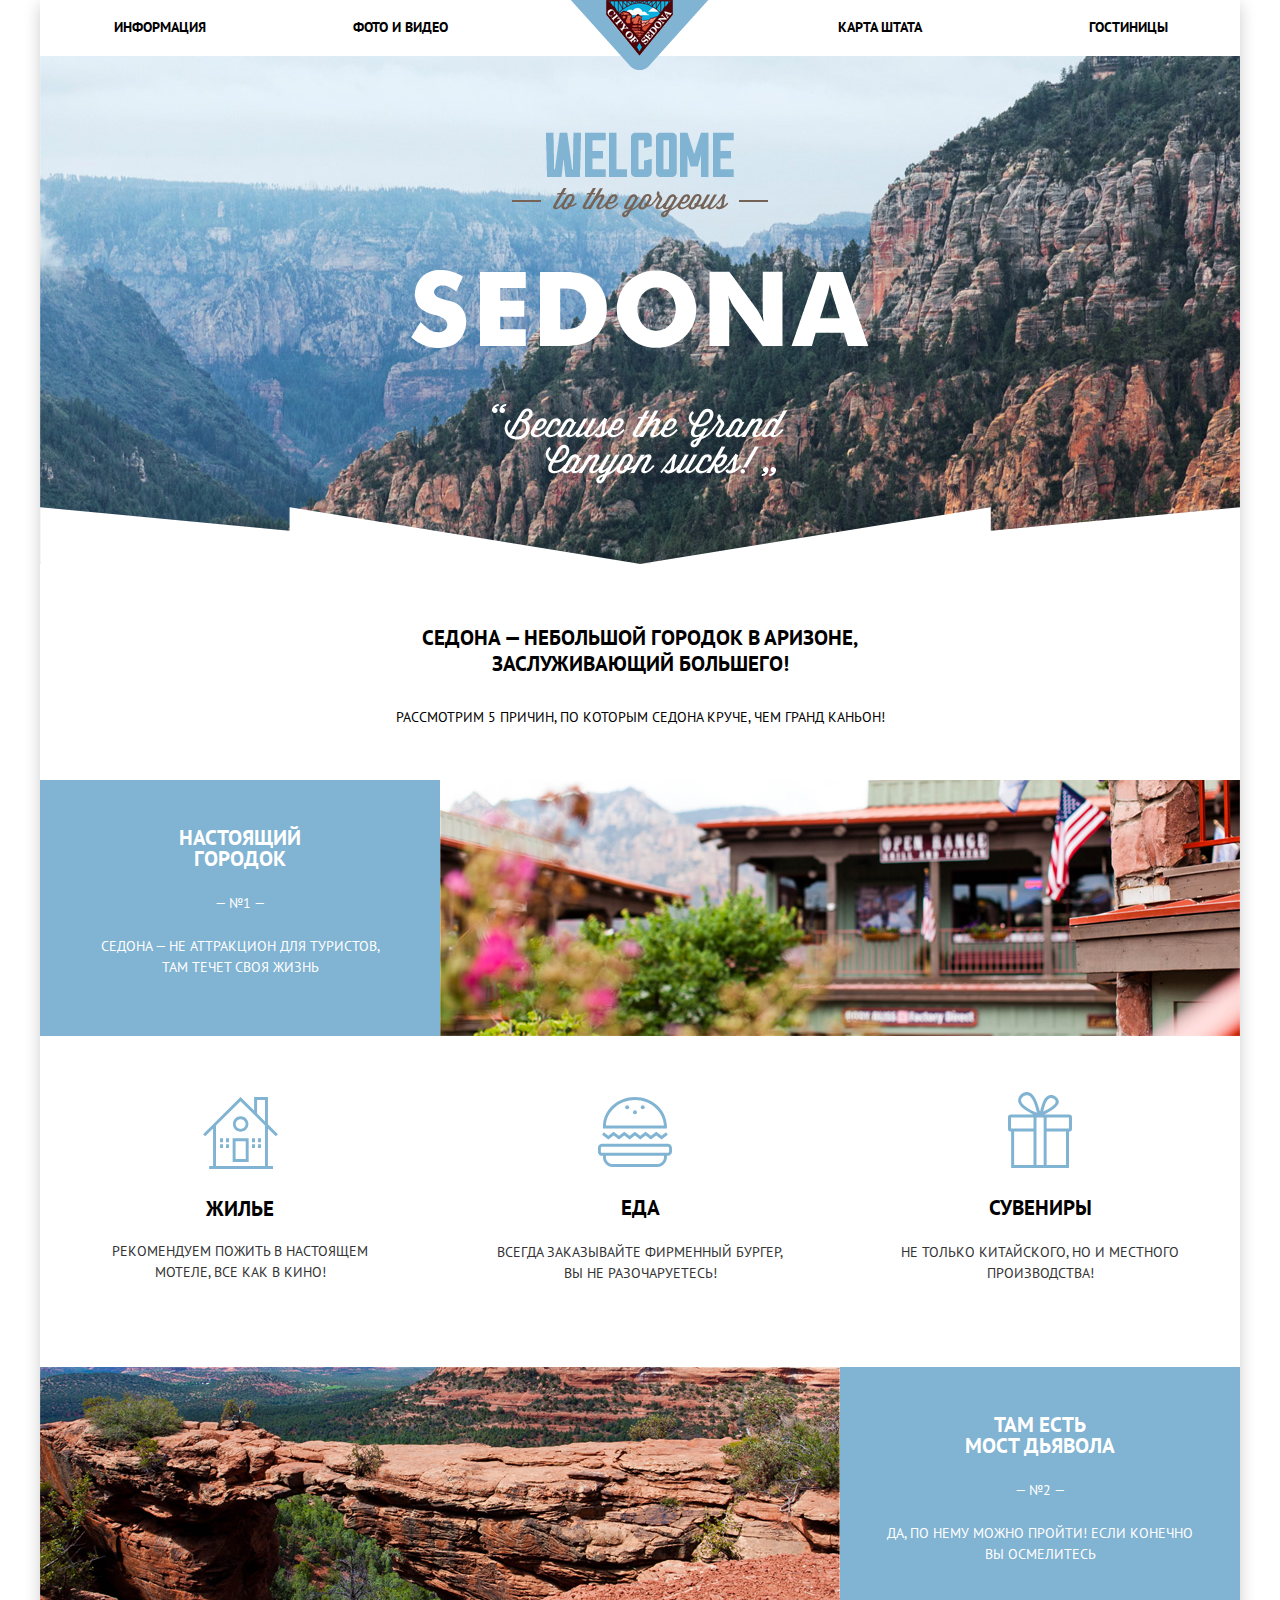
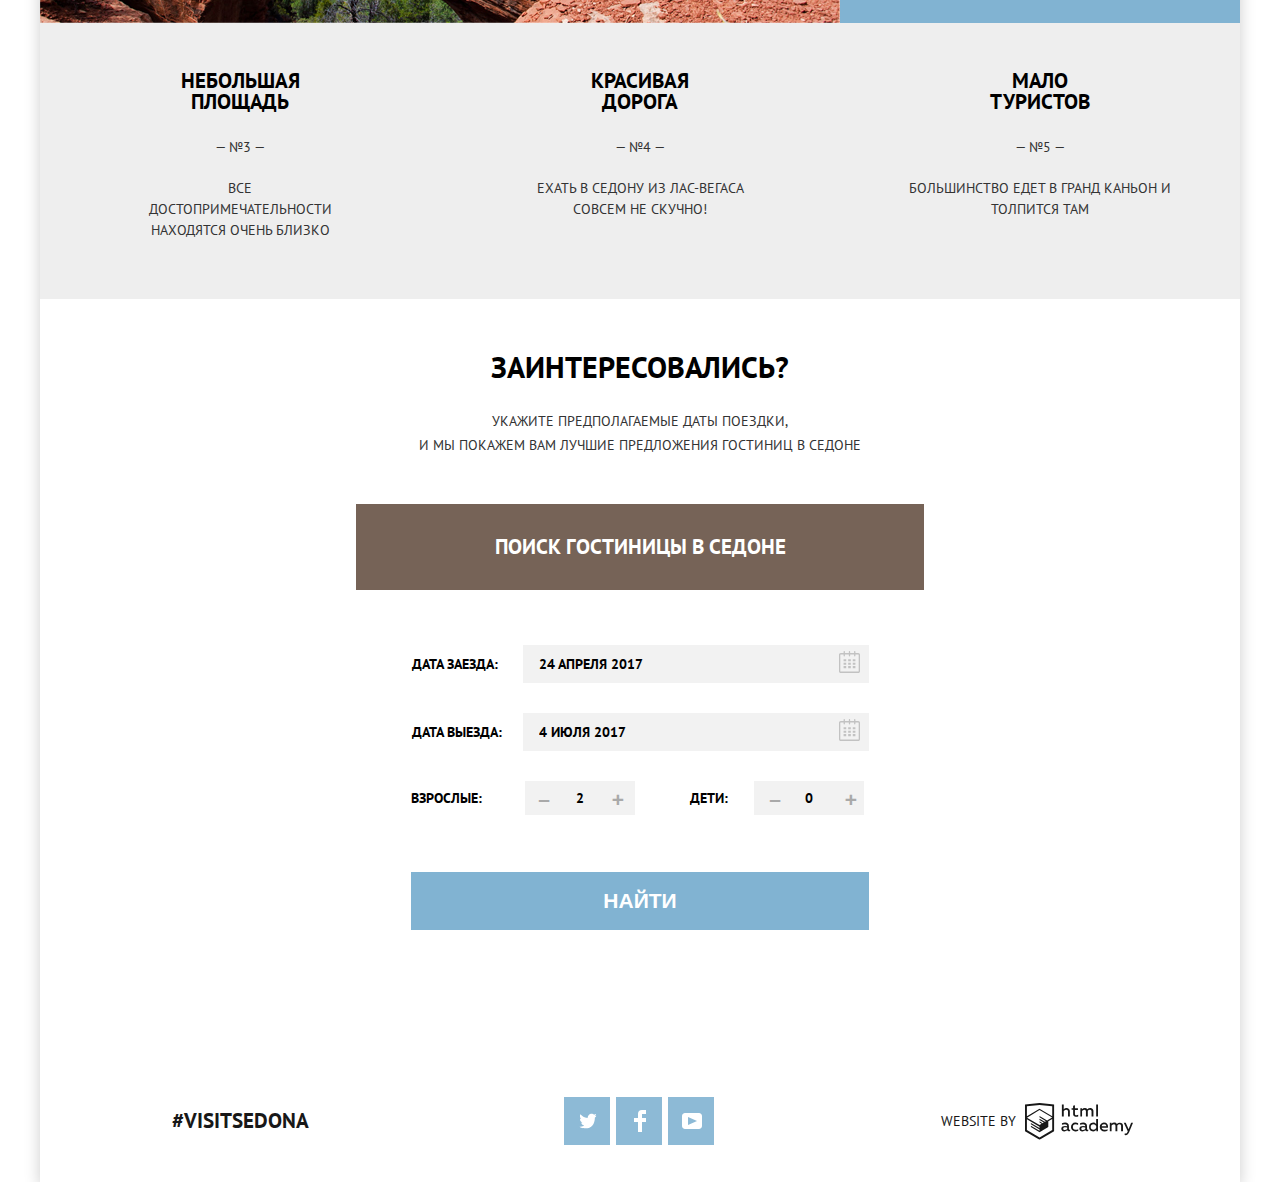
<file: index.html>
<!DOCTYPE html>
<html lang="ru">
<head>
  <meta charset="utf-8">
  <title>HTML Academy: Седона</title>
  <link href="https://fonts.googleapis.com/css?family=PT+Sans:400,700&amp;subset=cyrillic,cyrillic-ext" rel="stylesheet">
  <link href="css/normalize.css" rel="stylesheet">
  <link href="css/style.css" rel="stylesheet">
</head>
<body>
  <header>
    <nav class="main-nav">
      <ul>
        <li><a href="#">информация</a>
        </li>
        <li><a href="#">фото и видео</a>
        </li>
        <li><a href="#">карта штата</a>
        </li>
        <li><a href="hotels.html">гостиницы</a>
        </li>
      </ul>
    </nav>
    <div class="site-logo">
      <a>
        <img src="img/site-logo.png" alt="site-logo" width="138" height="70">
      </a>
    </div>
  </header>
  <main>
    <section class="welcome-block-image">
      <h1><img src="img/title-img.png" alt="title-logo" width="458" height="352"></h1>
      <img src="img/mask-img.png" alt="mask-title" width="1200" height="57">
    </section>
    <section class="welcome-block-info">
      <h2>седона — небольшой городок в аризоне, заслуживающий большего!</h2>
      <p>рассмотрим 5 причин, по которым седона круче, чем гранд каньон!</p>
    </section>
    <section class="promo-info promo-info-1">
      <div class="text-block blue-block">
        <h3>настоящий городок</h3>
        <span>&#8212; №1 &#8212;</span>
        <p>седона — не аттракцион для туристов, там течет своя жизнь</p>
      </div>
      <div class="promo-img promo-img-1">
      </div>
    </section>
    <section class="features-block-ico">
      <div class="feature-item housing">
        <svg class="icon-svg-1" width="75" height="72"><use xlink:href="#icon-1" /></svg>
        <h3>жилье</h3>
        <p>рекомендуем пожить в настоящем мотеле, все как в кино!</p>
      </div>
      <div class="feature-item food">
        <svg class="icon-svg-2" width="74" height="70"><use xlink:href="#icon-3" /></svg>
        <h3>еда</h3>
        <p>всегда заказывайте фирменный бургер, вы не разочаруетесь!</p>
      </div>
      <div class="feature-item souvenir">
        <svg class="icon-svg-3" width="64" height="76"><use xlink:href="#icon-2" /></svg>
        <h3>сувениры</h3>
        <p>не только китайского, но и местного производства!</p>
      </div>
    </section>
    <section class="promo-info promo-info-2">
      <div class="promo-img promo-img-2">
      </div>
      <div class="text-block blue-block">
        <h3>там есть<br> мост дьявола</h3>
        <span>&#8212; №2 &#8212;</span>
        <p>да, по нему можно пройти! если конечно вы осмелитесь</p>
      </div>
    </section>
    <section class="features-block-info">
      <div class="text-block gray-block">
        <h3>небольшая площадь</h3>
        <span>&#8212; №3 &#8212;</span>
        <p>все достопримечательности находятся очень близко</p>
      </div>
      <div class="text-block gray-block">
        <h3>красивая дорога</h3>
        <span>&#8212; №4 &#8212;</span>
        <p>ехать в седону из лас-вегаса совсем не скучно!</p>
      </div>
      <div class="text-block gray-block">
        <h3>мало туристов</h3>
        <span>&#8212; №5 &#8212;</span>
        <p>большинство едет в гранд каньон и толпится там</p>
      </div>
    </section>
    <section class="search-block">
      <h2>заинтересовались?</h2>
      <p>укажите предполагаемые даты поездки,<br> и мы покажем вам лучшие предложения гостиниц в седоне</p>
      <a class="search-btn" href="#">поиск гостиницы в седоне</a>
    </section>
    <!-- Форма поиска -->
    <section class="search-form">
      <form action="https://echo.htmlacademy.ru" method="post">
        <div class="row-input date-in">
          <label for="date-in">дата заезда:</label>
          <input type="text" name="date-in" id="date-in" value="24 апреля 2017">
          <a class="calendar-link" href="#"><svg class="calendar-svg" width="21" height="22"><use xlink:href="#calendar" /></svg></a>
        </div>
        <div class="row-input date-out">
          <label for="date-out">дата выезда:</label>
          <input type="text" name="date-out" id="date-out" value="4 июля 2017">
          <a class="calendar-link" href="#"><svg class="calendar-svg" width="21" height="22"><use xlink:href="#calendar" /></svg></a>
        </div>
        <div class="row-input adult">
          <label for="adult-count">взрослые:</label>
          <button class="btn-minus" type="button"><span>–</span></button>
          <input type="text" name="adult-count" id="adult-count" value="2">
          <button class="btn-plus" type="button"><span>&#43;</span></button>
        </div>
        <div class="row-input child">
          <label for="children-count">дети:</label>
          <button class="btn-minus" type="button"><span>–</span></button>
          <input type="text" name="children-count" id="children-count" value="0">
          <button class="btn-plus" type="button"><span>&#43;</span></button>
        </div>
        <input class="btn-search" type="submit" name="hotel-search" value="найти">
      </form>
    </section>    
    <section class="map">
      <iframe src="https://www.google.com/maps/embed?pb=!1m18!1m12!1m3!1d52385.135625918505!2d-111.83015790055562!3d34.85444386526261!2m3!1f0!2f0!3f0!3m2!1i1024!2i768!4f13.1!3m3!1m2!1s0x872da132f942b00d%3A0x5548c523fa6c8efd!2z0KHQtdC00L7QvdCwLCDQkNGA0LjQt9C-0L3QsCA4NjMzNiwg0KHQqNCQ!5e0!3m2!1sru!2sru!4v1472101340588" width="1200" height="586" style="border:0" allowfullscreen></iframe>
    </section>
  </main>
  <footer class="footer-for-index">
    <section class="visitsedona"><a href="#">#visitsedona</a>
    </section>
    <section class="social-menu">
      <ul>
        <li><a href="#"><svg class="svg-ico-social" width="17" height="15"><use xlink:href="#twitter" /></svg></a>
        </li>
        <li><a href="#"><svg class="svg-ico-social" width="12" height="22"><use xlink:href="#fb-icon" /></svg></a>
        </li>
        <li><a href="#"><svg class="svg-ico-social" width="20" height="16"><use xlink:href="#youtube" /></svg></a>
        </li>
      </ul>
    </section>
    <section class="copyright">
      <span>website by</span>
      <a href="https://htmlacademy.ru/intensive/htmlcss">
        <svg class="logo-academy-svg" width="108.08" height="36.85"><use xlink:href="#logo-htmlacademy" /></svg>
      </a>
    </section>
  </footer>
  <svg style="display:none"><symbol viewBox="0 0 21 22" id="calendar"><path d="M19.251 2.025h-2.845V.648c0-.381-.294-.689-.656-.689-.363 0-.656.308-.656.689v1.377h-3.938V.648c0-.381-.294-.689-.655-.689-.363 0-.657.308-.657.689v1.377H5.906V.648c0-.381-.294-.689-.656-.689-.363 0-.657.308-.657.689v1.377H1.75C.784 2.025 0 2.847 0 3.862v16.302C0 21.179.784 22 1.75 22h17.501c.966 0 1.749-.821 1.749-1.836V3.862c0-1.015-.783-1.837-1.749-1.837zm.437 18.139a.448.448 0 0 1-.437.459H1.75a.45.45 0 0 1-.438-.459V3.862a.45.45 0 0 1 .438-.459h2.844v1.378c0 .381.294.689.657.689.362 0 .656-.308.656-.689V3.403h3.938v1.378c0 .381.294.689.657.689.361 0 .655-.308.655-.689V3.403h3.938v1.378c0 .381.293.689.656.689.362 0 .656-.308.656-.689V3.403h2.845c.241 0 .437.206.437.459v16.302z"/><path d="M4.594 8.225h2.625v2.066H4.594zM4.594 11.668h2.625v2.067H4.594zM4.594 15.112h2.625v2.066H4.594zM9.188 15.112h2.625v2.066H9.188zM9.188 11.668h2.625v2.067H9.188zM9.188 8.225h2.625v2.066H9.188zM13.781 15.112h2.625v2.066h-2.625zM13.781 11.668h2.625v2.067h-2.625zM13.781 8.225h2.625v2.066h-2.625z"/></symbol><symbol viewBox="0 0 23 23" id="checkbox-off"><path fill="#FFFFFF" d="M20 2c.542 0 1 .458 1 1v17c0 .542-.458 1-1 1H3c-.542 0-1-.458-1-1V3c0-.542.458-1 1-1h17m0-2H3C1.35 0 0 1.35 0 3v17c0 1.65 1.35 3 3 3h17c1.65 0 3-1.35 3-3V3c0-1.65-1.35-3-3-3z"/></symbol><symbol viewBox="0 0 27 23" id="checkbox-on"><path fill="#FFFFFF" d="M7.285 7.486l-2.829 2.829 7.783 7.783L26.171 4.166l-2.828-2.829-11.104 11.102z"/><path fill="#FFFFFF" d="M21 20c0 .542-.458 1-1 1H3c-.542 0-1-.458-1-1V3c0-.542.458-1 1-1h16.908L21.493.415A2.96 2.96 0 0 0 20 0H3C1.35 0 0 1.35 0 3v17c0 1.65 1.35 3 3 3h17c1.65 0 3-1.35 3-3v-9.829l-2 2V20z"/></symbol><symbol viewBox="0 0 12 22" id="fb-icon"><path fill="#FFF" d="M12 4V0H8a4 4 0 0 0-4 4v4H0v4h4v10h4V12h4V8H8V4h4z"/></symbol><symbol viewBox="0 0 20 23" id="filter-btn"><path opacity=".3" fill="#ABABAB" d="M10 20C4.477 20 0 15.522 0 10v2c0 5.522 4.477 10 10 10 5.522 0 10-4.478 10-10v-2c0 5.522-4.478 10-10 10z"/><circle fill="#FFF" cx="10" cy="10" r="10"/><circle fill="#ABABAB" cx="10" cy="10" r="2"/></symbol><symbol viewBox="0 0 75 72" id="icon-1"><g fill="#81B3D2"><path d="M29.656 65.033h16V41.21h-16v23.823zm2.937-20.899h10.125V62.11H32.593V44.134z"/><path d="M72.771 39.253l2.076-2.068-9.908-9.865V0H51.127v13.567L37.5 0 .152 37.185l2.077 2.068 7.832-7.795v37.618H6.124V72h63.875v-2.924H64.94V31.458l7.831 7.795zM62.002 69.076H12.999V28.534L37.5 4.149l24.502 24.385v40.542zm0-44.682l-7.938-7.902V2.924h7.938v21.47z"/><path d="M29.906 27.08c0 4.261 3.47 7.713 7.75 7.713 4.279 0 7.75-3.452 7.75-7.713 0-4.259-3.471-7.713-7.75-7.713-4.281 0-7.75 3.454-7.75 7.713zm7.75-4.945c2.744 0 4.969 2.214 4.969 4.945 0 2.732-2.225 4.948-4.969 4.948-2.746 0-4.97-2.216-4.97-4.948 0-2.731 2.225-4.945 4.97-4.945zM17.061 41.21h3v3.919h-3zM22.999 41.21h3v3.919h-3zM17.061 47.182h3v3.919h-3zM22.999 47.182h3v3.919h-3zM48.998 41.21h3v3.919h-3zM54.936 41.21h3v3.919h-3zM48.998 47.182h3v3.919h-3zM54.936 47.182h3v3.919h-3z"/></g></symbol><symbol viewBox="0 0 64 76" id="icon-2"><path fill-rule="evenodd" clip-rule="evenodd" fill="#81B3D2" d="M61.097 22.501H36.312C50.125 15.602 51.229 11.25 50.72 8.816c-1.162-3.963-5.692-7.023-10.002-5.407-5.569 2.089-7.137 10.388-8.644 16.387-1.924-6.07-3.784-13.814-8.136-17.737C22.677.921 20.843-.205 18.175.031c-4.026.356-9.802 5.382-7.458 10.981 2.251 5.378 9.687 8.777 14.578 11.489H2.879A2.882 2.882 0 0 0 0 25.37v11.322a2.882 2.882 0 0 0 2.879 2.869h.274V76h57.841V39.561h.103a2.882 2.882 0 0 0 2.88-2.869V25.37a2.882 2.882 0 0 0-2.88-2.869zM42.413 5.944c2.103-.31 4.982 1.299 5.255 3.209.393 2.756-3.4 5.255-5.086 6.421-2.523 1.744-4.928 2.643-7.287 4.055.884-3.69 2.549-13.011 7.118-13.685zm-22.882 9.968c-2.225-1.485-6.544-4.431-6.44-7.771.112-3.595 5.743-6.57 8.814-3.886 3.856 3.371 5.713 11.105 7.119 16.557-3.249-1.539-6.328-2.788-9.493-4.9zm5.972 57.114H6.136V39.561h19.368v33.465zm0-36.502H3.046V25.538h22.457v10.986zm10.157 0v36.503h-7.174V25.538h7.174v10.986zm22.351 36.502H38.644V39.561h19.367v33.465zm2.92-36.502H38.644V25.538h22.287v10.986z"/></symbol><symbol viewBox="0 0 74 70" id="icon-3"><g fill="#81B3D2"><path d="M69.854 46.71H4.051c-2.274 0-4.135 1.94-4.135 4.313v3.504c0 2.372 1.861 4.313 4.135 4.313h.93v1.053c0 5.536 4.341 10.065 9.648 10.065h44.646c5.306 0 9.648-4.529 9.648-10.065V58.84h.93c2.274 0 4.135-1.941 4.135-4.313v-3.504c0-2.373-1.86-4.313-4.134-4.313zm-3.848 13.184c0 3.871-3.019 7.021-6.73 7.021H14.629c-3.711 0-6.731-3.15-6.731-7.021v-1.053h58.107v1.053zm5.065-5.367c0 .688-.558 1.271-1.218 1.271H4.051c-.66 0-1.217-.582-1.217-1.271v-3.504c0-.688.558-1.271 1.217-1.271h65.802c.66 0 1.218.582 1.218 1.271v3.504zM15.634 38.406l5.323 4.059 5.326-4.059 5.328 4.059 5.328-4.059 5.328 4.059 5.329-4.059 5.327 4.059 5.33-4.06 5.336 4.059 6.194-4.712-1.72-2.459-4.474 3.403-5.336-4.057-5.33 4.056-5.327-4.057-5.329 4.057-5.328-4.057-5.328 4.057-5.328-4.057-5.325 4.057-5.323-4.057-5.327 4.057-4.467-3.401-1.721 2.457 6.188 4.714zM7.978 31.544H68.855c.041-.619.069-1.241.069-1.87 0-.394-.016-.783-.032-1.173C68.227 12.657 54.186 0 36.952 0 19.719 0 5.677 12.657 5.013 28.501c-.017.39-.032.78-.032 1.173 0 .629.028 1.251.07 1.87h2.927zM36.952 3.043c15.591 0 28.35 11.316 29.021 25.458H7.931c.673-14.142 13.43-25.458 29.021-25.458z"/><ellipse cx="36.952" cy="15.26" rx="1.945" ry="2.03"/><ellipse cx="29.172" cy="10.23" rx="1.946" ry="2.03"/><ellipse cx="44.732" cy="10.23" rx="1.946" ry="2.03"/></g></symbol><symbol viewBox="0 0 11 10" id="icon-down-dir"><path d="M5.5 10L0 0h11"/></symbol><symbol viewBox="0 0 11 10" id="icon-up-dir"><path fill="#231F20" d="M5.5 0L0 10h11z"/></symbol><symbol viewBox="0 0 108.08 36.85" id="logo-htmlacademy"><path d="M44.61,26.88a2,2,0,0,0,.55-0.1v1.33a3.25,3.25,0,0,1-1.18.21,1.67,1.67,0,0,1-1.67-1,4.84,4.84,0,0,1-3.14,1.08c-1.51,0-2.91-.83-2.91-2.55,0-2.13,2-2.79,3.71-2.79a11.08,11.08,0,0,1,2.17.25v-0.3c0-1-.76-1.77-2.19-1.77a7.42,7.42,0,0,0-3,.64v-1.7a10.21,10.21,0,0,1,3.19-.55c2.36,0,3.81,1.12,3.81,3.65v3a0.54,0.54,0,0,0,.49.59h0.17Zm-6.44-1.13A1.35,1.35,0,0,0,39.63,27h0.11a3.39,3.39,0,0,0,2.41-1V24.58a9.72,9.72,0,0,0-1.81-.21c-1,0-2.16.33-2.16,1.38h0Zm12.36-6.11a5,5,0,0,1,2.57.64V22a4.08,4.08,0,0,0-2.3-.7,2.75,2.75,0,1,0,0,5.49,5,5,0,0,0,2.43-.64v1.71a6.27,6.27,0,0,1-2.76.57A4.21,4.21,0,0,1,46,24.51q0-.21,0-0.41a4.32,4.32,0,0,1,4.18-4.46h0.38Zm12.17,7.24a2,2,0,0,0,.55-0.1v1.33a3.25,3.25,0,0,1-1.18.21,1.67,1.67,0,0,1-1.67-1,4.84,4.84,0,0,1-3.14,1.08c-1.51,0-2.91-.83-2.91-2.55,0-2.13,2-2.79,3.71-2.79a11.08,11.08,0,0,1,2.17.25v-0.3c0-1-.76-1.77-2.19-1.77a7.42,7.42,0,0,0-3,.64v-1.7a10.21,10.21,0,0,1,3.19-.55c2.36,0,3.81,1.12,3.81,3.65v3a0.54,0.54,0,0,0,.49.59h0.17Zm-6.44-1.13A1.35,1.35,0,0,0,57.73,27h0.11a3.39,3.39,0,0,0,2.41-1V24.58a9.72,9.72,0,0,0-1.81-.21c-1.06,0-2.16.33-2.16,1.38h0ZM73,16V28.2H71.35V26.88a3.88,3.88,0,0,1-3.19,1.54,4.4,4.4,0,0,1,0-8.78,3.81,3.81,0,0,1,3,1.3V16H73Zm-4.53,5.22a2.76,2.76,0,1,0,0,5.52A2.86,2.86,0,0,0,71.15,25V23A2.91,2.91,0,0,0,68.49,21.27ZM79,19.64c3.31,0,4.46,2.68,3.92,5.09H76.7c0.21,1.5,1.67,2.11,3.19,2.11a6.11,6.11,0,0,0,2.64-.59v1.6a7.14,7.14,0,0,1-3,.57C77,28.42,74.78,27,74.78,24a4.18,4.18,0,0,1,4-4.39H79Zm0.09,1.54a2.28,2.28,0,0,0-2.44,2.1v0.06H81.3A2,2,0,0,0,79.13,21.18Zm5.73,7V19.87h1.65v1a3.81,3.81,0,0,1,2.78-1.27A2.86,2.86,0,0,1,91.89,21a4.12,4.12,0,0,1,2.91-1.33A3.06,3.06,0,0,1,98,23V28.2h-1.9V23.05a1.59,1.59,0,0,0-1.42-1.75H94.42a2.8,2.8,0,0,0-2.07,1.12V28.2h-1.9V23.05A1.59,1.59,0,0,0,89,21.31H88.8a3,3,0,0,0-2.21,1.29v5.63H84.86Zm21.31-8.33h1.9l-3.91,9.46c-0.9,2.17-2.09,2.86-3.35,2.86a4.76,4.76,0,0,1-1.1-.14V30.46a2.86,2.86,0,0,0,.85.12c0.9,0,1.58-.64,2.07-1.9l0.17-.42-4-8.4h2l2.86,6.29ZM38.73,1.46V6.22a3.81,3.81,0,0,1,2.7-1.14,3.25,3.25,0,0,1,3.44,3.4v5.15H43V8.72a1.81,1.81,0,0,0-1.61-2h-0.3a2.93,2.93,0,0,0-2.32,1.39v5.52h-1.9V1.46h1.9ZM49.94,2.31v3h3V6.91h-3v3.81c0,1.1.5,1.46,1.58,1.46a4.49,4.49,0,0,0,1.69-.33v1.6A6.8,6.8,0,0,1,51,13.8a2.55,2.55,0,0,1-2.86-2.74V6.89H46.58V5.26h1.5V2.74Zm5.4,11.31V5.28H57v1A3.81,3.81,0,0,1,59.77,5a2.86,2.86,0,0,1,2.6,1.33A4.12,4.12,0,0,1,65.28,5,3.06,3.06,0,0,1,68.44,8.4v5.21h-1.9V8.46a1.59,1.59,0,0,0-1.42-1.75H64.89a2.8,2.8,0,0,0-2.07,1.12v5.78h-1.9V8.46A1.59,1.59,0,0,0,59.5,6.71H59.27A3,3,0,0,0,57.06,8v5.63H55.34ZM71.17,1.45H73V13.6H71.17V1.45ZM14.71,0H14.55L0,1.54V28.21l14.55,8.66,14.55-8.66V1.54Zm12.5,27.1L14.55,34.64,1.9,27.12V16.18l12.59,7.5V25L5.86,19.9v1.31l8.68,5.21v1.39L5.87,22.65V24l8.68,5.21,8.75-5.24V18.31L27.2,16V27.12Zm0-12.53-3.48,2-1.6,1L14.51,13v1.31L21,18.23H21l-0.14.09-1,.54-5.37-3.2V17l4.24,2.52-1,.67-3.2-1.9v1.31l2.1,1.24L14.5,22.1,2,14.65,14.51,7.11Zm0-1.32L14.49,5.76,1.91,13.25v-10L14.56,1.92,27.21,3.25v10h0Z" transform="translate(0 -0.02)"/></symbol><symbol viewBox="0 0 18 17" id="star"><path fill="#81B3D2" d="M9.002 0l2.126 6.494h6.877l-5.564 4.012L14.566 17l-5.564-4.013L3.438 17l2.126-6.494L0 6.494h6.878z"/></symbol><symbol viewBox="0 0 17 15" id="twitter"><path fill="#FFF" d="M10.95.144c1.685-.496 2.984.27 3.577 1.179.673-.231 1.331-.481 2.011-.708a2.345 2.345 0 0 1-.857 1.768c.685.17 1.304-.491 1.304-.491-.169 1-1.006 1.788-1.563 2.024-.231 6.75-3.175 11.217-10.077 11.082h-.446c-.41 0-4.164-.46-4.898-1.887 2.271.196 3.893-.422 4.693-1.177-.96-.3-2.679-.477-2.979-2.95.349.106.564.228 1.19.119C1.705 8.247.374 7.53.448 5.33c.285.328 1.067.536 1.34.472C1.085 5.561-.182 2.442.894.85c1.818 1.854 3.735 3.606 7.152 3.773C8.254 2.33 9.183.793 10.95.144z"/></symbol><symbol viewBox="0 0 20 16" id="youtube"><path fill="#FFF" d="M17 0H3C1.35 0 0 1.35 0 3v10c0 1.65 1.35 3 3 3h14c1.65 0 3-1.35 3-3V3c0-1.65-1.35-3-3-3zM6.027 11.998V4.002L15.014 8l-8.987 3.998z"/></symbol></svg> <!-- svg-sprite here -->
  <script src="js/script.js"></script>
</body>
</html>
</file>
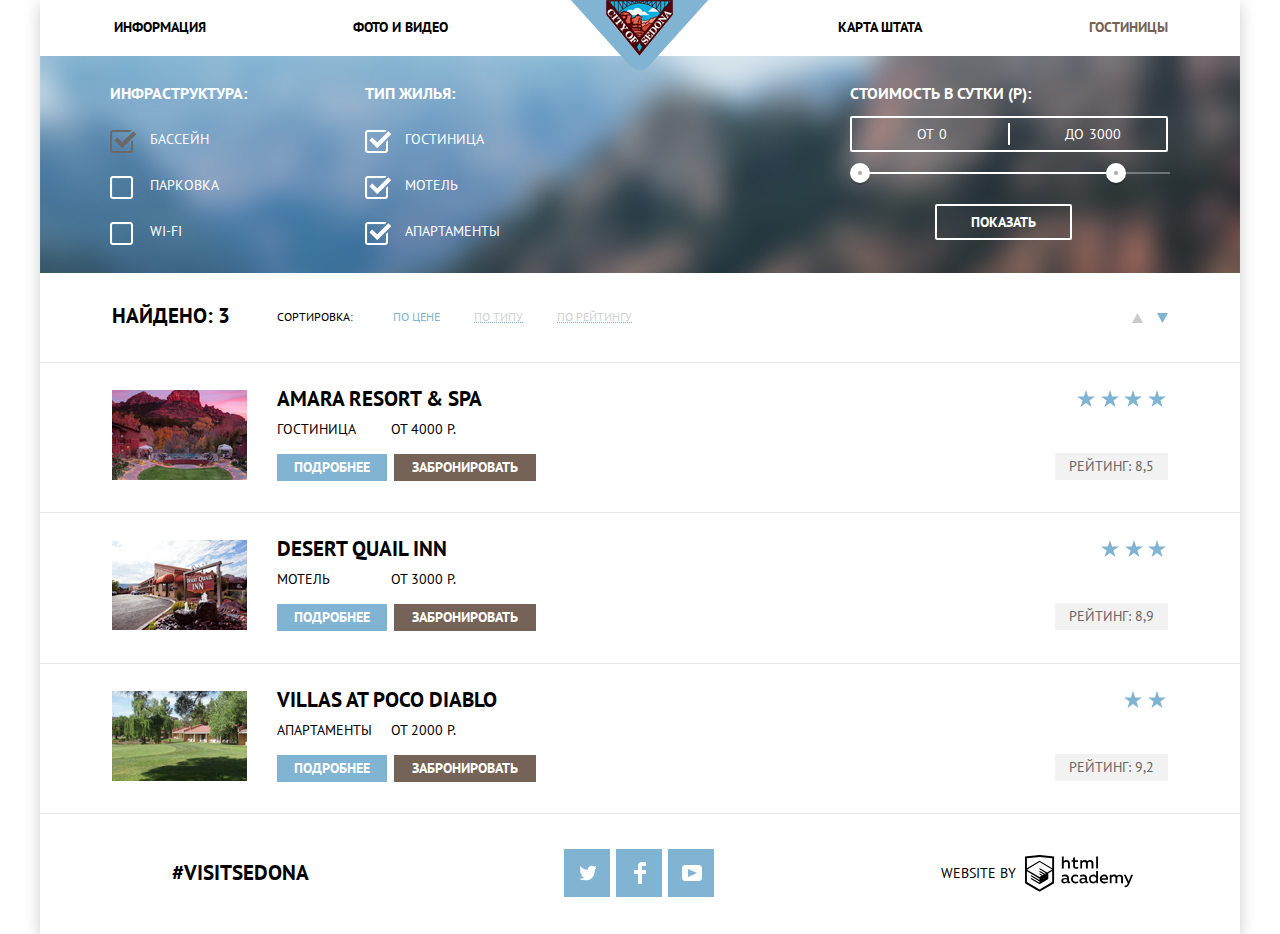
<file: hotels.html>
<!DOCTYPE html>
<html lang="ru">
<head>
  <meta charset="utf-8">
  <title>HTML Academy: Седона-Отели</title>
  <link href="https://fonts.googleapis.com/css?family=PT+Sans:400,700&amp;subset=cyrillic,cyrillic-ext" rel="stylesheet">
  <link href="css/normalize.css" rel="stylesheet">
  <link rel="stylesheet" type="text/css" href="css/style.css">
</head>
<body>
  <header>
    <nav class="main-nav">
      <ul>
        <li><a href="#">информация</a>
        </li>
        <li><a href="#">фото и видео</a>
        </li>
        <li><a href="#">карта штата</a>
        </li>
        <li><a class="current-page">гостиницы</a>
        </li>
      </ul>
    </nav>
    <div class="site-logo">
      <a href="index.html">
        <img src="img/site-logo.png" alt="logo" width="138" height="70">
      </a>
    </div>
  </header>
  <main>
    <section class="form-block-wrapper">
      <form action="https://echo.htmlacademy.ru" method="post">
        <div class="structure">
          <h3 class="">инфраструктура:</h3>
          <div class="row-checkbox">
            <input type="checkbox" name="structure" id="pool" value="pool" checked disabled>
            <label for="pool" tabindex="0">бассейн</label>
          </div>
          <div class="row-checkbox">
            <input type="checkbox" name="structure" id="parking" value="parking">
            <label for="parking" tabindex="0">парковка</label>
          </div>
          <div class="row-checkbox">
            <input type="checkbox" name="structure" id="wifi" value="wifi">
            <label for="wifi" tabindex="0">wi-fi</label>
          </div>
        </div>
        <div class="type-housing">
          <h3 class="">тип жилья:</h3>
          <div class="row-checkbox">
            <input type="checkbox" name="housing" id="hotel" value="hotel" checked>
            <label for="hotel" tabindex="0">гостиница</label>
          </div>
          <div class="row-checkbox">
            <input type="checkbox" name="housing" id="motel" value="motel"  checked>
            <label for="motel" tabindex="0">мотель</label>
          </div>
          <div class="row-checkbox">
            <input type="checkbox" name="housing" id="aparts" value="aparts" checked>
            <label for="aparts" tabindex="0">апартаменты</label>
          </div>
        </div>
        <div class="cost-per-day">
          <h3 class="">стоимость в сутки (р):</h3>
          <div class="price-form">
            <div class="price-range">
              <label>от<input type="text" name="price" value="0"></label>
              <label>до<input type="text" name="price" value="3000"></label>
            </div>
            <div class="range-controls">
              <div class="scale">
                <div style="width: 80%;" class="bar"></div>
              </div>
              <div class="toggle min-toggle"></div>
              <div class="toggle max-toggle"></div>
            </div>
            <button class="btn-show" type="submit">показать</button>
          </div>
        </div>
      </form>
    </section>
    <section class="search-info">
      <span class="title-found">найдено:</span><span class="result-found">3</span>
      <span class="title-sorting">сортировка:</span>
      <ul>
        <li><a class="active" href="#">по цене</a>
        </li>
        <li><a href="#">по типу</a>
        </li>
        <li><a href="#">по рейтингу</a>
        </li>
      </ul>
      <div class="toggles">
        <a href="#"><svg width="11" height="10"><use xlink:href="#icon-up-dir" /></svg></a>
        <a class="active" href="#"><svg class="svg-toggle-active" width="11" height="10"><use xlink:href="#icon-down-dir"/></svg></a>
      </div>
    </section>
    <section class="search-results">
      <article>
        <div class="hotel-row">
          <div class="img-item">
            <a href="#">
              <img src="img/hotel-img1.jpg" alt="hotel-img-amara-resort-spa" width="135" height="90">
            </a>
          </div>
          <div class="info-row">
            <h1><a href="#">amara resort &#38; spa</a></h1>
            <div class="info-row-block">
              <div class="info-row-left">
                <span>гостиница</span>
                <a href="#">подробнее</a>
              </div>
              <div class="info-row-right">
                <span>от 4000 р.</span>
                <a href="#">забронировать</a>
              </div>
            </div>
          </div>
          <div class="rating-block">
            <div class="stars">
              <i><svg width="18" height="17"><use xlink:href="#star" /></svg></i>
              <i><svg width="18" height="17"><use xlink:href="#star" /></svg></i>
              <i><svg width="18" height="17"><use xlink:href="#star" /></svg></i>
              <i><svg width="18" height="17"><use xlink:href="#star" /></svg></i>
            </div>
            <span class="rating">рейтинг: 8,5</span>
          </div>
        </div>
      </article>
      <article>
        <div class="hotel-row">
          <div class="img-item">
            <a href="#">
              <img src="img/hotel-img2.jpg" alt="hotel-img-desert-quail-inn" width="135" height="90">
            </a>
          </div>
          <div class="info-row">
            <h1><a href="#">desert quail inn</a></h1>
            <div class="info-row-block">
              <div class="info-row-left">
                <span>мотель</span>
                <a href="#">подробнее</a>
              </div>
              <div class="info-row-right">
                <span>от 3000 р.</span>
                <a href="#">забронировать</a>
              </div>
            </div>
          </div>
          <div class="rating-block">
            <div class="stars">
              <i><svg width="18" height="17"><use xlink:href="#star" /></svg></i>
              <i><svg width="18" height="17"><use xlink:href="#star" /></svg></i>
              <i><svg width="18" height="17"><use xlink:href="#star" /></svg></i>
            </div>
            <span class="rating">рейтинг: 8,9</span>
          </div>
        </div>
      </article>
      <article>
        <div class="hotel-row">
          <div class="img-item">
            <a href="#">
              <img src="img/hotel-img3.jpg" alt="hotel-img-villas-at-poco-diablo" width="135" height="90">
            </a>
          </div>
          <div class="info-row">
            <h1><a href="#">villas at poco diablo</a></h1>
            <div class="info-row-block">
              <div class="info-row-left">
                <span>апартаменты</span>
                <a href="#">подробнее</a>
              </div>
              <div class="info-row-right">
                <span>от 2000 р.</span>
                <a href="#">забронировать</a>
              </div>
            </div>
          </div>
          <div class="rating-block">
            <div class="stars">
              <i><svg width="18" height="17"><use xlink:href="#star" /></svg></i>
              <i><svg width="18" height="17"><use xlink:href="#star" /></svg></i>
            </div>
            <span class="rating">рейтинг: 9,2</span>
          </div>
        </div>
      </article>
    </section>
  </main>
  <footer>   
    <section class="visitsedona"><a href="#">#visitsedona</a>
    </section>
    <section class="social-menu">
      <ul>
        <li><a href="#"><svg class="svg-ico-social" width="17" height="15"><use xlink:href="#twitter" /></svg></a>
        </li>
        <li><a href="#"><svg class="svg-ico-social" width="12" height="22"><use xlink:href="#fb-icon" /></svg></a>
        </li>
        <li><a href="#"><svg class="svg-ico-social" width="20" height="16"><use xlink:href="#youtube" /></svg></a>
        </li>
      </ul>
    </section>
    <section class="copyright">
      <span>website by</span>
      <a href="https://htmlacademy.ru/intensive/htmlcss">
        <svg class="logo-academy-svg" width="108.08" height="36.85"><use xlink:href="#logo-htmlacademy" /></svg>
      </a>
    </section>
  </footer>
  <svg style="display:none"><symbol viewBox="0 0 21 22" id="calendar"><path d="M19.251 2.025h-2.845V.648c0-.381-.294-.689-.656-.689-.363 0-.656.308-.656.689v1.377h-3.938V.648c0-.381-.294-.689-.655-.689-.363 0-.657.308-.657.689v1.377H5.906V.648c0-.381-.294-.689-.656-.689-.363 0-.657.308-.657.689v1.377H1.75C.784 2.025 0 2.847 0 3.862v16.302C0 21.179.784 22 1.75 22h17.501c.966 0 1.749-.821 1.749-1.836V3.862c0-1.015-.783-1.837-1.749-1.837zm.437 18.139a.448.448 0 0 1-.437.459H1.75a.45.45 0 0 1-.438-.459V3.862a.45.45 0 0 1 .438-.459h2.844v1.378c0 .381.294.689.657.689.362 0 .656-.308.656-.689V3.403h3.938v1.378c0 .381.294.689.657.689.361 0 .655-.308.655-.689V3.403h3.938v1.378c0 .381.293.689.656.689.362 0 .656-.308.656-.689V3.403h2.845c.241 0 .437.206.437.459v16.302z"/><path d="M4.594 8.225h2.625v2.066H4.594zM4.594 11.668h2.625v2.067H4.594zM4.594 15.112h2.625v2.066H4.594zM9.188 15.112h2.625v2.066H9.188zM9.188 11.668h2.625v2.067H9.188zM9.188 8.225h2.625v2.066H9.188zM13.781 15.112h2.625v2.066h-2.625zM13.781 11.668h2.625v2.067h-2.625zM13.781 8.225h2.625v2.066h-2.625z"/></symbol><symbol viewBox="0 0 23 23" id="checkbox-off"><path fill="#FFFFFF" d="M20 2c.542 0 1 .458 1 1v17c0 .542-.458 1-1 1H3c-.542 0-1-.458-1-1V3c0-.542.458-1 1-1h17m0-2H3C1.35 0 0 1.35 0 3v17c0 1.65 1.35 3 3 3h17c1.65 0 3-1.35 3-3V3c0-1.65-1.35-3-3-3z"/></symbol><symbol viewBox="0 0 27 23" id="checkbox-on"><path fill="#FFFFFF" d="M7.285 7.486l-2.829 2.829 7.783 7.783L26.171 4.166l-2.828-2.829-11.104 11.102z"/><path fill="#FFFFFF" d="M21 20c0 .542-.458 1-1 1H3c-.542 0-1-.458-1-1V3c0-.542.458-1 1-1h16.908L21.493.415A2.96 2.96 0 0 0 20 0H3C1.35 0 0 1.35 0 3v17c0 1.65 1.35 3 3 3h17c1.65 0 3-1.35 3-3v-9.829l-2 2V20z"/></symbol><symbol viewBox="0 0 12 22" id="fb-icon"><path fill="#FFF" d="M12 4V0H8a4 4 0 0 0-4 4v4H0v4h4v10h4V12h4V8H8V4h4z"/></symbol><symbol viewBox="0 0 20 23" id="filter-btn"><path opacity=".3" fill="#ABABAB" d="M10 20C4.477 20 0 15.522 0 10v2c0 5.522 4.477 10 10 10 5.522 0 10-4.478 10-10v-2c0 5.522-4.478 10-10 10z"/><circle fill="#FFF" cx="10" cy="10" r="10"/><circle fill="#ABABAB" cx="10" cy="10" r="2"/></symbol><symbol viewBox="0 0 75 72" id="icon-1"><g fill="#81B3D2"><path d="M29.656 65.033h16V41.21h-16v23.823zm2.937-20.899h10.125V62.11H32.593V44.134z"/><path d="M72.771 39.253l2.076-2.068-9.908-9.865V0H51.127v13.567L37.5 0 .152 37.185l2.077 2.068 7.832-7.795v37.618H6.124V72h63.875v-2.924H64.94V31.458l7.831 7.795zM62.002 69.076H12.999V28.534L37.5 4.149l24.502 24.385v40.542zm0-44.682l-7.938-7.902V2.924h7.938v21.47z"/><path d="M29.906 27.08c0 4.261 3.47 7.713 7.75 7.713 4.279 0 7.75-3.452 7.75-7.713 0-4.259-3.471-7.713-7.75-7.713-4.281 0-7.75 3.454-7.75 7.713zm7.75-4.945c2.744 0 4.969 2.214 4.969 4.945 0 2.732-2.225 4.948-4.969 4.948-2.746 0-4.97-2.216-4.97-4.948 0-2.731 2.225-4.945 4.97-4.945zM17.061 41.21h3v3.919h-3zM22.999 41.21h3v3.919h-3zM17.061 47.182h3v3.919h-3zM22.999 47.182h3v3.919h-3zM48.998 41.21h3v3.919h-3zM54.936 41.21h3v3.919h-3zM48.998 47.182h3v3.919h-3zM54.936 47.182h3v3.919h-3z"/></g></symbol><symbol viewBox="0 0 64 76" id="icon-2"><path fill-rule="evenodd" clip-rule="evenodd" fill="#81B3D2" d="M61.097 22.501H36.312C50.125 15.602 51.229 11.25 50.72 8.816c-1.162-3.963-5.692-7.023-10.002-5.407-5.569 2.089-7.137 10.388-8.644 16.387-1.924-6.07-3.784-13.814-8.136-17.737C22.677.921 20.843-.205 18.175.031c-4.026.356-9.802 5.382-7.458 10.981 2.251 5.378 9.687 8.777 14.578 11.489H2.879A2.882 2.882 0 0 0 0 25.37v11.322a2.882 2.882 0 0 0 2.879 2.869h.274V76h57.841V39.561h.103a2.882 2.882 0 0 0 2.88-2.869V25.37a2.882 2.882 0 0 0-2.88-2.869zM42.413 5.944c2.103-.31 4.982 1.299 5.255 3.209.393 2.756-3.4 5.255-5.086 6.421-2.523 1.744-4.928 2.643-7.287 4.055.884-3.69 2.549-13.011 7.118-13.685zm-22.882 9.968c-2.225-1.485-6.544-4.431-6.44-7.771.112-3.595 5.743-6.57 8.814-3.886 3.856 3.371 5.713 11.105 7.119 16.557-3.249-1.539-6.328-2.788-9.493-4.9zm5.972 57.114H6.136V39.561h19.368v33.465zm0-36.502H3.046V25.538h22.457v10.986zm10.157 0v36.503h-7.174V25.538h7.174v10.986zm22.351 36.502H38.644V39.561h19.367v33.465zm2.92-36.502H38.644V25.538h22.287v10.986z"/></symbol><symbol viewBox="0 0 74 70" id="icon-3"><g fill="#81B3D2"><path d="M69.854 46.71H4.051c-2.274 0-4.135 1.94-4.135 4.313v3.504c0 2.372 1.861 4.313 4.135 4.313h.93v1.053c0 5.536 4.341 10.065 9.648 10.065h44.646c5.306 0 9.648-4.529 9.648-10.065V58.84h.93c2.274 0 4.135-1.941 4.135-4.313v-3.504c0-2.373-1.86-4.313-4.134-4.313zm-3.848 13.184c0 3.871-3.019 7.021-6.73 7.021H14.629c-3.711 0-6.731-3.15-6.731-7.021v-1.053h58.107v1.053zm5.065-5.367c0 .688-.558 1.271-1.218 1.271H4.051c-.66 0-1.217-.582-1.217-1.271v-3.504c0-.688.558-1.271 1.217-1.271h65.802c.66 0 1.218.582 1.218 1.271v3.504zM15.634 38.406l5.323 4.059 5.326-4.059 5.328 4.059 5.328-4.059 5.328 4.059 5.329-4.059 5.327 4.059 5.33-4.06 5.336 4.059 6.194-4.712-1.72-2.459-4.474 3.403-5.336-4.057-5.33 4.056-5.327-4.057-5.329 4.057-5.328-4.057-5.328 4.057-5.328-4.057-5.325 4.057-5.323-4.057-5.327 4.057-4.467-3.401-1.721 2.457 6.188 4.714zM7.978 31.544H68.855c.041-.619.069-1.241.069-1.87 0-.394-.016-.783-.032-1.173C68.227 12.657 54.186 0 36.952 0 19.719 0 5.677 12.657 5.013 28.501c-.017.39-.032.78-.032 1.173 0 .629.028 1.251.07 1.87h2.927zM36.952 3.043c15.591 0 28.35 11.316 29.021 25.458H7.931c.673-14.142 13.43-25.458 29.021-25.458z"/><ellipse cx="36.952" cy="15.26" rx="1.945" ry="2.03"/><ellipse cx="29.172" cy="10.23" rx="1.946" ry="2.03"/><ellipse cx="44.732" cy="10.23" rx="1.946" ry="2.03"/></g></symbol><symbol viewBox="0 0 11 10" id="icon-down-dir"><path d="M5.5 10L0 0h11"/></symbol><symbol viewBox="0 0 11 10" id="icon-up-dir"><path d="M5.5 0L0 10h11z"/></symbol><symbol viewBox="0 0 108.08 36.85" id="logo-htmlacademy"><path d="M44.61,26.88a2,2,0,0,0,.55-0.1v1.33a3.25,3.25,0,0,1-1.18.21,1.67,1.67,0,0,1-1.67-1,4.84,4.84,0,0,1-3.14,1.08c-1.51,0-2.91-.83-2.91-2.55,0-2.13,2-2.79,3.71-2.79a11.08,11.08,0,0,1,2.17.25v-0.3c0-1-.76-1.77-2.19-1.77a7.42,7.42,0,0,0-3,.64v-1.7a10.21,10.21,0,0,1,3.19-.55c2.36,0,3.81,1.12,3.81,3.65v3a0.54,0.54,0,0,0,.49.59h0.17Zm-6.44-1.13A1.35,1.35,0,0,0,39.63,27h0.11a3.39,3.39,0,0,0,2.41-1V24.58a9.72,9.72,0,0,0-1.81-.21c-1,0-2.16.33-2.16,1.38h0Zm12.36-6.11a5,5,0,0,1,2.57.64V22a4.08,4.08,0,0,0-2.3-.7,2.75,2.75,0,1,0,0,5.49,5,5,0,0,0,2.43-.64v1.71a6.27,6.27,0,0,1-2.76.57A4.21,4.21,0,0,1,46,24.51q0-.21,0-0.41a4.32,4.32,0,0,1,4.18-4.46h0.38Zm12.17,7.24a2,2,0,0,0,.55-0.1v1.33a3.25,3.25,0,0,1-1.18.21,1.67,1.67,0,0,1-1.67-1,4.84,4.84,0,0,1-3.14,1.08c-1.51,0-2.91-.83-2.91-2.55,0-2.13,2-2.79,3.71-2.79a11.08,11.08,0,0,1,2.17.25v-0.3c0-1-.76-1.77-2.19-1.77a7.42,7.42,0,0,0-3,.64v-1.7a10.21,10.21,0,0,1,3.19-.55c2.36,0,3.81,1.12,3.81,3.65v3a0.54,0.54,0,0,0,.49.59h0.17Zm-6.44-1.13A1.35,1.35,0,0,0,57.73,27h0.11a3.39,3.39,0,0,0,2.41-1V24.58a9.72,9.72,0,0,0-1.81-.21c-1.06,0-2.16.33-2.16,1.38h0ZM73,16V28.2H71.35V26.88a3.88,3.88,0,0,1-3.19,1.54,4.4,4.4,0,0,1,0-8.78,3.81,3.81,0,0,1,3,1.3V16H73Zm-4.53,5.22a2.76,2.76,0,1,0,0,5.52A2.86,2.86,0,0,0,71.15,25V23A2.91,2.91,0,0,0,68.49,21.27ZM79,19.64c3.31,0,4.46,2.68,3.92,5.09H76.7c0.21,1.5,1.67,2.11,3.19,2.11a6.11,6.11,0,0,0,2.64-.59v1.6a7.14,7.14,0,0,1-3,.57C77,28.42,74.78,27,74.78,24a4.18,4.18,0,0,1,4-4.39H79Zm0.09,1.54a2.28,2.28,0,0,0-2.44,2.1v0.06H81.3A2,2,0,0,0,79.13,21.18Zm5.73,7V19.87h1.65v1a3.81,3.81,0,0,1,2.78-1.27A2.86,2.86,0,0,1,91.89,21a4.12,4.12,0,0,1,2.91-1.33A3.06,3.06,0,0,1,98,23V28.2h-1.9V23.05a1.59,1.59,0,0,0-1.42-1.75H94.42a2.8,2.8,0,0,0-2.07,1.12V28.2h-1.9V23.05A1.59,1.59,0,0,0,89,21.31H88.8a3,3,0,0,0-2.21,1.29v5.63H84.86Zm21.31-8.33h1.9l-3.91,9.46c-0.9,2.17-2.09,2.86-3.35,2.86a4.76,4.76,0,0,1-1.1-.14V30.46a2.86,2.86,0,0,0,.85.12c0.9,0,1.58-.64,2.07-1.9l0.17-.42-4-8.4h2l2.86,6.29ZM38.73,1.46V6.22a3.81,3.81,0,0,1,2.7-1.14,3.25,3.25,0,0,1,3.44,3.4v5.15H43V8.72a1.81,1.81,0,0,0-1.61-2h-0.3a2.93,2.93,0,0,0-2.32,1.39v5.52h-1.9V1.46h1.9ZM49.94,2.31v3h3V6.91h-3v3.81c0,1.1.5,1.46,1.58,1.46a4.49,4.49,0,0,0,1.69-.33v1.6A6.8,6.8,0,0,1,51,13.8a2.55,2.55,0,0,1-2.86-2.74V6.89H46.58V5.26h1.5V2.74Zm5.4,11.31V5.28H57v1A3.81,3.81,0,0,1,59.77,5a2.86,2.86,0,0,1,2.6,1.33A4.12,4.12,0,0,1,65.28,5,3.06,3.06,0,0,1,68.44,8.4v5.21h-1.9V8.46a1.59,1.59,0,0,0-1.42-1.75H64.89a2.8,2.8,0,0,0-2.07,1.12v5.78h-1.9V8.46A1.59,1.59,0,0,0,59.5,6.71H59.27A3,3,0,0,0,57.06,8v5.63H55.34ZM71.17,1.45H73V13.6H71.17V1.45ZM14.71,0H14.55L0,1.54V28.21l14.55,8.66,14.55-8.66V1.54Zm12.5,27.1L14.55,34.64,1.9,27.12V16.18l12.59,7.5V25L5.86,19.9v1.31l8.68,5.21v1.39L5.87,22.65V24l8.68,5.21,8.75-5.24V18.31L27.2,16V27.12Zm0-12.53-3.48,2-1.6,1L14.51,13v1.31L21,18.23H21l-0.14.09-1,.54-5.37-3.2V17l4.24,2.52-1,.67-3.2-1.9v1.31l2.1,1.24L14.5,22.1,2,14.65,14.51,7.11Zm0-1.32L14.49,5.76,1.91,13.25v-10L14.56,1.92,27.21,3.25v10h0Z" transform="translate(0 -0.02)"/></symbol><symbol viewBox="0 0 18 17" id="star"><path fill="#81B3D2" d="M9.002 0l2.126 6.494h6.877l-5.564 4.012L14.566 17l-5.564-4.013L3.438 17l2.126-6.494L0 6.494h6.878z"/></symbol><symbol viewBox="0 0 17 15" id="twitter"><path fill="#FFF" d="M10.95.144c1.685-.496 2.984.27 3.577 1.179.673-.231 1.331-.481 2.011-.708a2.345 2.345 0 0 1-.857 1.768c.685.17 1.304-.491 1.304-.491-.169 1-1.006 1.788-1.563 2.024-.231 6.75-3.175 11.217-10.077 11.082h-.446c-.41 0-4.164-.46-4.898-1.887 2.271.196 3.893-.422 4.693-1.177-.96-.3-2.679-.477-2.979-2.95.349.106.564.228 1.19.119C1.705 8.247.374 7.53.448 5.33c.285.328 1.067.536 1.34.472C1.085 5.561-.182 2.442.894.85c1.818 1.854 3.735 3.606 7.152 3.773C8.254 2.33 9.183.793 10.95.144z"/></symbol><symbol viewBox="0 0 20 16" id="youtube"><path fill="#FFF" d="M17 0H3C1.35 0 0 1.35 0 3v10c0 1.65 1.35 3 3 3h14c1.65 0 3-1.35 3-3V3c0-1.65-1.35-3-3-3zM6.027 11.998V4.002L15.014 8l-8.987 3.998z"/></symbol></svg> <!-- svg-sprite here -->
</body>
</html>
</file>
<file: css/style.css>
/*marker*/
/** { 
      outline: 1px dashed #f0f;
  } */
body {
  font-family: 'PT Sans', 'Tahoma', sans-serif;
  margin: 0 auto;
  width: 1200px;
  color: #000;
  text-transform: uppercase;
  font-size: 14px;
  line-height: 21px;
  font-weight: 400;
  -webkit-box-shadow: 0 5px 15px rgba(0, 1, 1, 0.2);
  box-shadow: 0 5px 15px rgba(0, 1, 1, 0.2);
}

body a {
  text-decoration: none;
}
header {
	position: relative;
}
.main-nav {

  margin-bottom: 16px;
}

.main-nav ul, .social-menu ul, .search-info ul {
  list-style: none;
  padding: 0;
  margin: 0;
}

.main-nav ul {
  font-size: 0;
  padding-top: 14px;
}

.main-nav li {
  display: inline-block;
  vertical-align: middle;
  width: 240px;
  font-size: 14px;
  text-align: center;
}

.main-nav li:nth-child(2) {
  margin-right: 240px;
}

.main-nav li:last-child a {
  padding-left: 16px;
}

.main-nav a {
  color: #000;
  font-weight: 700;
  line-height: 26px;
}

.main-nav a:hover, .info-row h1 a:hover {
  color: #81b3d2;
}

.main-nav a:active, .info-row h1 a:active {
  opacity: 0.3;
  color: #000;
}

.main-nav .current-page {
  color: #766357;
}

.site-logo {
  position: absolute;
  top: 0;
  left: 50%;
  -webkit-transform: translateX(-50%);
  -ms-transform: translateX(-50%);
  transform: translateX(-50%);
  width: 138px;
  height: 70px;
}

.welcome-block-image {
  background-image: url("../img/background-photo.jpg");
  background-repeat: no-repeat;
  background-position: 0 22%;
  height: 508px;
}

.welcome-block-image h1 {
  margin: 0;
  padding-top: 76px;
  text-align: center;
  margin-bottom: 23px;
}

.welcome-block-info {
  text-align: center;
  margin-bottom: 50px;
  padding-top: 61px;
}

.welcome-block-info h2 {
  width: 450px;
  margin: 0 auto;
  margin-bottom: 27px;
  font-size: 21px;
  font-weight: 700;
  line-height: 26px;
}

.welcome-block-info p {
  width: 510px;
  line-height: 26px;
  margin: 0 auto;
}

.promo-info {
  display: -webkit-box;
  display: -ms-flexbox;
  display: flex;
  text-align: center;
  margin-bottom: 61px;
}

.promo-info-2 {
  margin-bottom: 0px;
}

.promo-info .text-block {
  width: 400px;
  background-color: #81b3d2;
  color: #fff;
  padding-top: 47px;
}

.promo-info h3 {
  font-size: 21px;
  font-weight: 700;
  margin: 0 auto;
  margin-bottom: 24px;
}

.promo-info-1 h3 {
  width: 150px;
}

.promo-info-2 h3 {
  width: 160px;
}

.promo-info-1 p {
  width: 290px;
}

.promo-info-2 p {
  width: 315px;
}

.promo-info span {
  display: inline-block;
  margin-bottom: 22px;
}

.promo-info p {
  margin: 0 auto;
}

.promo-info .promo-img {
  width: 800px;
  height: 256px;
}

.promo-info .promo-img-1 {
  background-image: url("../img/promo-img1.jpg");
}

.promo-info .promo-img-2 {
  background-image: url("../img/promo-img2.jpg");
}

.features-block-ico {
  display: -webkit-box;
  display: -ms-flexbox;
  display: flex;
  margin-bottom: 83px;
}

.feature-item {
  text-align: center;
  width: 400px;
}

.feature-item svg {
  margin-bottom: 23px;
}

.features-block-ico h3, .features-block-ico p {
  margin: 0 auto;
}

.features-block-ico h3 {
  margin-bottom: 22px;
}

.features-block-ico .food svg {
  margin-right: 10px;
  margin-bottom: 24px;
}

.features-block-ico .souvenir h3, .features-block-ico .food h3 {
  margin-bottom: 24px;
}

.features-block-ico .souvenir svg {
  margin-top: -5px;
}

.features-block-ico .feature-item:first-child h3 {
  width: 73px;
}

.features-block-ico .feature-item:nth-child(2) h3 {
  width: 44px;
}

.features-block-ico .feature-item:last-child h3 {
  width: 110px;
}

.features-block-ico .feature-item:first-child p {
  width: 260px;
}

.features-block-ico .feature-item:nth-child(2) p {
  width: 302px;
}

.features-block-ico .feature-item:last-child p {
  width: 280px;
}

.features-block-info {
  display: -webkit-box;
  display: -ms-flexbox;
  display: flex;
  background-color: #eee;
  padding-top: 47px;
  padding-bottom: 58px;
}

.features-block-info .text-block {
  width: 400px;
  text-align: center;
}

.features-block-info h3 , .features-block-info p {
  margin: 0 auto;
}

.features-block-info h3 {
  width: 130px;
  margin-bottom: 25px;
}

.features-block-info span {
  display: inline-block;
  margin-bottom: 20px;
}

.features-block-info p {
  width: 265px;
}

.features-block-info .text-block:first-child h3 {
  width: 121px;
}

.features-block-info .text-block:first-child p {
  width: 208px;
}

.features-block-info .text-block:nth-child(2) h3 {
  width: 105px;
}

.features-block-info .text-block:nth-child(2) p {
  width: 262px;
}

.features-block-ico h3,
.features-block-info h3 {
  font-size: 21px;
  font-weight: 700;
}

.features-block-ico p,
.features-block-info p,
.features-block-info span,
.search-block p {
  color: #333;
}

.search-block {
  position: relative;
  padding-top: 57px;
  text-align: center;
}

.search-block h2 {
  font-size: 30px;
  font-weight: 700;
  width: 301px;
  margin: 0 auto;
  margin-bottom: 32px;
}

.search-block p {
  margin: 0 auto;
  width: 450px;
  line-height: 24px;
  margin-bottom: 47px;
}

.search-block .search-btn {
  display: inline-block;
  text-decoration: none;
  font-size: 21px;
  font-weight: 700;
  color: #fff;
  text-align: center;
  width: 568px;
  height: 86px;
  line-height: 86px;
  background-color: #766357;
}

.search-block .search-btn:hover {
  background-color: #604e43;
}

.search-block .search-btn:active {
  background-color: #503e33;
  color: #928a85;
}

.search-form-hide {
  display: none;
}

.search-form {
  position: relative;
  -webkit-box-shadow: 0 7px 15px rgba(0, 1, 1, 0.15);
  box-shadow: 0 7px 15px rgba(0, 1, 1, 0.15);
}

.search-form form {
  position: absolute;
  left: 50%;
  -webkit-transform: translateX(-50%);
  -ms-transform: translateX(-50%);
  transform: translateX(-50%);
  background-color: #fff;
  width: 458px;
  font-weight: 700;
  line-height: 26px;
  padding: 55px 55px;	
  display: -webkit-box;
  display: -ms-flexbox;
  display: flex;
  -webkit-box-orient: horizontal;
  -webkit-box-direction: normal;
  -ms-flex-direction: row;
  flex-direction: row;
  -ms-flex-wrap: wrap;
  flex-wrap: wrap;
}

.search-form input:not(.btn-search) {
  padding: 0;
  padding: 0 14px;
  padding-right: 30px;
  font: inherit;
  text-transform: inherit;
  border: 2px solid #f2f2f2;
  outline: none;
  width: 298px;
  height: 34px;
  line-height: 38px;
  background-color: #f2f2f2;
}

.search-form input:not(.btn-search):hover {
  background-color: #ebebeb;
  border: 2px solid #ebebeb;
}

.search-form input:not(.btn-search):focus {
  background-color: #fff;
}

.search-form .row-input {
  position: relative;
  width: 462px;
  height: 45px;
  margin-bottom: 23px;
}

.search-form .date-out {
  margin-bottom: 23px;
}

.search-form .date-in label, .search-form .date-out label {
  box-sizing: border-box;
  padding-left: 1px;
  width: 108px;
  display: inline-block;
}

.search-form .adult, .search-form .child {
  width: 229px;
  margin-bottom: 46px;
}

.search-form .adult input , .search-form .child input {
  width: 110px;
  box-sizing: border-box;
  padding: 0 30px;
  text-align: center;
}

.search-form .adult label {
  display: inline-block;
  box-sizing: border-box;
  width: 110px;
}

.search-form .child label {
  display: inline-block;
  box-sizing: border-box;
  padding-left: 50px;
  width: 110px;
}

.search-form .calendar-link {
  position: absolute;
  top: 13.5%;
  left: 93.5%;
}

.search-form button {
  position: absolute;
  width: 38px;
  height: 38px;
  cursor: pointer;
  color: #a9a9a9;
  font-weight: inherit;
  font-size: 21px;
  border: 0;
  outline: none;
  background-color: transparent;
}

.search-form button:hover {
  color: #000;
}


.search-form button:active {
  color: #81b3d2;
  padding: 0;
  margin: 0;
}
.search-form button > span {
	position: relative;			/*for IE hack */
}

.search-form .btn-minus {
  top: -1px;
}

.search-form .btn-plus {
  top: 0px;
  left: 188px;
}
.child .btn-minus {
  left: 116px;
}
.child .btn-plus {
  left: 192px;
}

.search-form .btn-search {
  font-size: 21px;
  font-weight: 700;
  text-transform: uppercase;
  cursor: pointer;
  color: #fff;
  width: 458px;
  height: 58px;
  line-height: 58px;
  background-color: #81b3d2;
  border: none;
  padding: 0;
}

.search-form .btn-search:hover {
  background-color: #669ec0;
}

.search-form .btn-search:active {
  background-color: #5496bd;
  color: #94b9d2;
  line-height: 58px;
  vertical-align: middle;
  text-align: center;
}

.search-form .calendar-svg {
  fill: #c2c2c2;
}

.search-form .calendar-svg:hover {
  fill: #000;
}

.search-form .calendar-svg:active {
  fill: #81b3d2;
}

footer {
  width: 1200px;
  height: 120px;
  background-color: #fff;
  display: -webkit-box;
  display: -ms-flexbox;
  display: flex;
}

.footer-for-index {
  position: absolute;
  opacity: 0.9;
  margin-top: -120px;
}

footer section {
  width: 400px;
  text-align: center;
  padding: 46px 0;
}

footer .visitsedona {
  font-size: 21px;
  font-weight: 700;
  line-height: 26px;
}

.visitsedona a {
  color: #000;
}

footer .social-menu {
  padding: 35px 0;
}

.social-menu ul {
  font-size: 0px;
  margin-left: 4px;
}

.social-menu li {
  display: inline-block;
  font-size: 14px;
  vertical-align: middle;
  margin-right: 6px;
}

.social-menu li a {
  display: inline-block;
  vertical-align: middle;
  width: 46px;
  height: 48px;
  background-color: #81b3d2;
}

.social-menu li a:hover {
  background-color: #669ec0;
}

.social-menu li a:active {
  background-color: #5496bd;
}

.social-menu li a:active .svg-ico-social {
  opacity: 0.3;
}

.social-menu .svg-ico-social {
  position: relative;
  top: 50%;
  -webkit-transform: translate(-50%, -50%);
  -ms-transform: translate(-50%, -50%);
  transform: translate(-50%, -50%);
}

.social-menu li:first-child svg {
  left: 20%;
}

.social-menu li:nth-child(2) svg {
  left: 15%;
}

.social-menu li:last-child svg {
  left: 23%;
}

footer .logo-academy-svg:hover {
  fill: #81b3d2;
}

footer .logo-academy-svg:active {
  fill: #bdbbbc;
}

footer .copyright {
  padding: 41px 0;
}

.copyright span {
  display: inline-block;
  vertical-align: middle;
  line-height: 26px;
  margin-right: 5px;
  vertical-align: top;
  padding: 5px 0;
}

.copyright a {
  margin-right: 5px;
}
/* ----- FORM filter zone -----*/
.form-block-wrapper {
  background-image: url("../img/filter-background.jpg");
  background-repeat: no-repeat;
  color: #fff;
}

.form-block-wrapper input[type="checkbox"] {
  display: none;
}

.form-block-wrapper input[type="checkbox"] + label {
  position: relative;
}

.form-block-wrapper input[type="checkbox"] + label::before {
  content: "";
  display: block;
  position: absolute;
  top: 0;
  left: -40px;
  width: 23px;
  height: 23px;
  background: url('../img/spritesheet_checkbox.png') no-repeat -5px -5px;
}

.form-block-wrapper input[type="checkbox"]:disabled + label::before {
  content: "";
  display: block;
  position: absolute;
  top: 0;
  left: -67px;
  width: 23px;
  height: 23px;
  background: url('../img/spritesheet_checkbox.png') no-repeat -5px -38px;
}

.form-block-wrapper input[type="checkbox"]:checked + label::before {
  display: none;
}

.form-block-wrapper input[type="checkbox"]:checked + label::after {
  content: "";
  display: block;
  position: absolute;
  top: 0;
  left: -40px;
  width: 26px;
  height: 23px;
  background: url('../img/spritesheet_checkbox.png') no-repeat -5px -71px;
}

.form-block-wrapper input[type="checkbox"]:checked:disabled + label::before {
  display: none;
}

.form-block-wrapper input[type="checkbox"]:checked:disabled + label::after {
  content: "";
  display: block;
  position: absolute;
  top: 0;
  left: -40px;
  width: 26px;
  height: 23px;
  background: url('../img/spritesheet_checkbox.png') no-repeat -5px -104px;
}

.form-block-wrapper form {
  position: relative;
  display: -webkit-box;
  display: -ms-flexbox;
  display: flex;
  -webkit-box-pack: justify;
  -ms-flex-pack: justify;
  justify-content: space-between;
  padding: 24px 70px;
  padding-bottom: 21px;
}

.form-block-wrapper .structure, .form-block-wrapper .type-housing, 
.form-block-wrapper .cost-per-day {
  min-height: 75px;
}

.form-block-wrapper .structure {
  width: 256px;
}

.form-block-wrapper .type-housing {
  width: 486px;
}

.form-block-wrapper .cost-per-day {
  width: 320px;
}

.form-block-wrapper .row-checkbox {
  margin-top: 25px;
  margin-bottom: 10px;
}

.row-checkbox label {
  margin-left: 40px;
}

.cost-per-day .btn-show {
  display: block;
  font: inherit;
  width: 137px;
  text-transform: uppercase;
  font-weight: 700;
  height: 36px;
  line-height: 20px;
  color: #fff;
  background: transparent;
  border: 2px solid white;
  border-radius: 2px;
  margin-left: 85px;
  cursor: pointer;
}

.cost-per-day .btn-show:hover {
  color: #000000;
  background: #ffffff;
}

.form-block-wrapper h3 {
  margin: 0;
  padding-top: 3px;
  font-size: 16px;
  font-weight: 700;
}

.cost-per-day h3 {
  margin-bottom: 12px;
}

.form-block-wrapper .cost-per-day .price-range {
  position: relative;
  width: 314px;
  height: 32px;
  border: 2px solid #fff;
  border-radius: 2px;
  font-size: 0;
}

.cost-per-day .price-range:after {
  content: "";
  position: absolute;
  width: 2px;
  height: 22px;
  background: #fff;
  top: 50%;
  left: 50%;
  -webkit-transform: translate(-50%, -50%);
  -ms-transform: translate(-50%, -50%);
  transform: translate(-50%, -50%);
}

.cost-per-day .price-range label {
  display: inline-block;
  vertical-align: middle;
  font-size: 14px;
  line-height: 32px;
  vertical-align: top;
  cursor: pointer;
  width: 90px;
  padding-left: 65px;
}

.cost-per-day .price-range label:last-child {
  padding-left: 58px;
}

.form-block-wrapper .cost-per-day input {
  width: 50px;
  margin: 0;
  background: none;
  border: 0;
  font: inherit;
  color: inherit;
  padding: 0px 5px;
}

/* double-filter*/

.range-controls {
  position: relative;
  height: 35px;
  width: 320px;
  border-radius: 5px;
  overflow: hidden;
  margin-bottom: 17px;
}

.scale {
  width: 100%;
  margin-top: 20px;
  height: 2px;
  background: rgba(255, 255, 255, 0.3);
}

.bar {
  height: 2px;
  background: #fff;
}

.toggle {
  position: absolute;
  top: 11px;
  left: 30px;
  width: 4px;
  height: 4px;
  border: 8px solid white;
  background: #ababab;
  cursor: pointer;
  border-radius: 50%;
  -webkit-box-shadow: 0 2px 1px 0 rgba(0, 1, 1, 0.2);
  box-shadow: 0 2px 1px 0 rgba(0, 1, 1, 0.2);
}

.toggle:hover {
  border: 9px solid white;
}

.min-toggle {
  left: 0px;
}

.max-toggle {
  left: 80%;
}
/* ---------------*/
.search-info {
  display: -webkit-box;
  display: -ms-flexbox;
  display: flex;
  padding: 30px 72px;
}
.search-info .active:hover, .toggles .active:hover {
  cursor: default;
}
.search-info .title-found {
  margin-right: 5px;
}

.search-info .result-found {
  margin-right: 47px;
}

.search-info .title-sorting, .search-info ul {
  margin-top: 5px;
}

.search-info .title-sorting {
  margin-right: 40px;
}
.search-info ul li {
  margin-right: 34px;
}

.search-info .toggles {
  margin-left: auto;
  margin-top: 5px;
  width: 100px;
  text-align: right;
}

.search-info .toggles a {
  display: inline-block;
  vertical-align: top;
}

.search-info .toggles a:first-child {
  margin-right: 10px;
}

.search-info .toggles a:first-child svg {
  fill: #cacaca;                          /* for firefox */
}
.toggles a:first-child svg:active {
  fill: #81b3d2;
}
.toggles a:first-child svg:hover {
  fill: #000;
}

.search-info .toggles .svg-toggle-active {
  fill: #81b3d2;
}


.search-info .toggles .svg-toggle-active:hover {
  fill: #81b3d2;
}



.search-info .title-found,
.search-info .result-found {
  font-size: 21px;
  font-weight: 700;
  line-height: 26px;
}

.search-info span,
.search-info li a {
  font-size: 12px;
  line-height: 18px;
}

.search-info li:first-child a {
  color: #81b3d2;
}

.search-info li:nth-child(2) a,
.search-info li:last-child a {
  color: #d2d2d2;
  text-decoration: underline;
  -webkit-text-decoration-style: dotted;
  text-decoration-style: dotted;
  -webkit-text-decoration-color: #81b3d2;
  text-decoration-color: #81b3d2;
}

.search-info li a:hover {
  opacity: 1;
  color: #81b3d2;
}

.search-info li a:active:not(.active) {
  opacity: 1;
  color: #000;
  text-decoration: none;
}

.search-info ul {
  font-size: 0;
}

.search-info li {
  display: inline-block;
  vertical-align: middle;
}

.search-results {
  padding-bottom: 0;
  min-height: 156px;
}

.search-results article {
  border-top: 1px solid #e5e5e5;
}

.search-results article:last-child {
  border-bottom: 1px solid #e5e5e5;
}

.search-results .hotel-row {
  display: -webkit-box;
  display: -ms-flexbox;
  display: flex;
  padding: 27px 72px;
  padding-bottom: 26.3px;
}

.search-results h1 {
  margin: 0;
  margin-top: -5px;
  margin-bottom: 7px;
}

.search-results h1 a {
  font-size: 21px;
  font-weight: 700;
  line-height: 26px;
  color: #000;
}

.search-results .info-row-block {
  display: -webkit-box;
  display: -ms-flexbox;
  display: flex;
}

.info-row-block .info-row-left {
  width: 114px;
}

.info-row-block .info-row-right {
  width: 160px;
}

.search-results .info-row-block a {
  font-weight: 700;
  color: #fff;
}

.info-row-left span, .info-row-right span {
  display: inline-block;
  vertical-align: middle;
  margin-bottom: 14px;
}

.info-row-right a {
  margin-left: 3px;
}

.search-results .info-row {
  display: -webkit-box;
  display: -ms-flexbox;
  display: flex;
  -webkit-box-orient: vertical;
  -webkit-box-direction: normal;
  -ms-flex-direction: column;
  flex-direction: column;
  margin-left: 30px;
  width: 600px;
}

.info-row-left a {
  display: inline-block;
  vertical-align: middle;
  width: 110px;
  height: 27px;
  line-height: 27px;
  background-color: #81b3d2;
  text-align: center;
}

.info-row-left a:hover {
  background-color: #669ec0;
}

.info-row-left a:active {
  background-color: #5496bd;
  color: #94b9d2;
}

.info-row-right a {
  display: inline-block;
  vertical-align: middle;
  width: 142px;
  height: 27px;
  line-height: 27px;
  background-color: #766357;
  text-align: center;
}

.info-row-right a:hover {
  background-color: #604e43;
}

.info-row-right a:active {
  background-color: #503e33;
  color: #928a85;
}

.search-results .rating-block {
  margin-left: auto;
}

.rating-block span {
  display: inline-block;
  vertical-align: middle;
  padding: 0 14px;
  height: 27px;
  line-height: 27px;
  color: #666;
  background-color: #f2f2f2;
  margin-left: 45px;
}
/* grid stars - 1*/
.rating-block .stars {
  margin-bottom: 40px;
}

.rating-block .stars i {
  margin-right: 1.5px;
}

.search-results article:first-child .stars {
  margin-left: 67px;
}

.search-results article:nth-child(2) .stars {
  margin-left: 91px;
}

.search-results article:last-child .stars {
  margin-left: 114px;
}


/* grid stars - 2 */
/*.rating-block .stars {
	margin-bottom: 40px;
	margin-left: auto;

}
.rating-block .stars i {
	margin-right: 1.5px;
}
.search-results article:first-child .stars {
	width: 89.5px;
}
.search-results article:nth-child(2) .stars {
	width: 66px;
}
.search-results article:last-child .stars {
	width: 43px;
}*/
.map {
  background-image: url("https://dummyimage.com/1200x472/000/fff.jpg&text=map");
}

/* Animation */

.animate {
  animation-name: slide;
  animation-duration: 1.7s;
  animation-timing-function: ease-in;
}

@keyframes slide {
  0% {
    transform: rotate3d(55,-55,0,90deg);
  }
  
  25% {
    transform: translate(8%, 0%);
  }  	
  50%, to {
    transform: translate(0%, 0%);
  }

  
}
</file>
